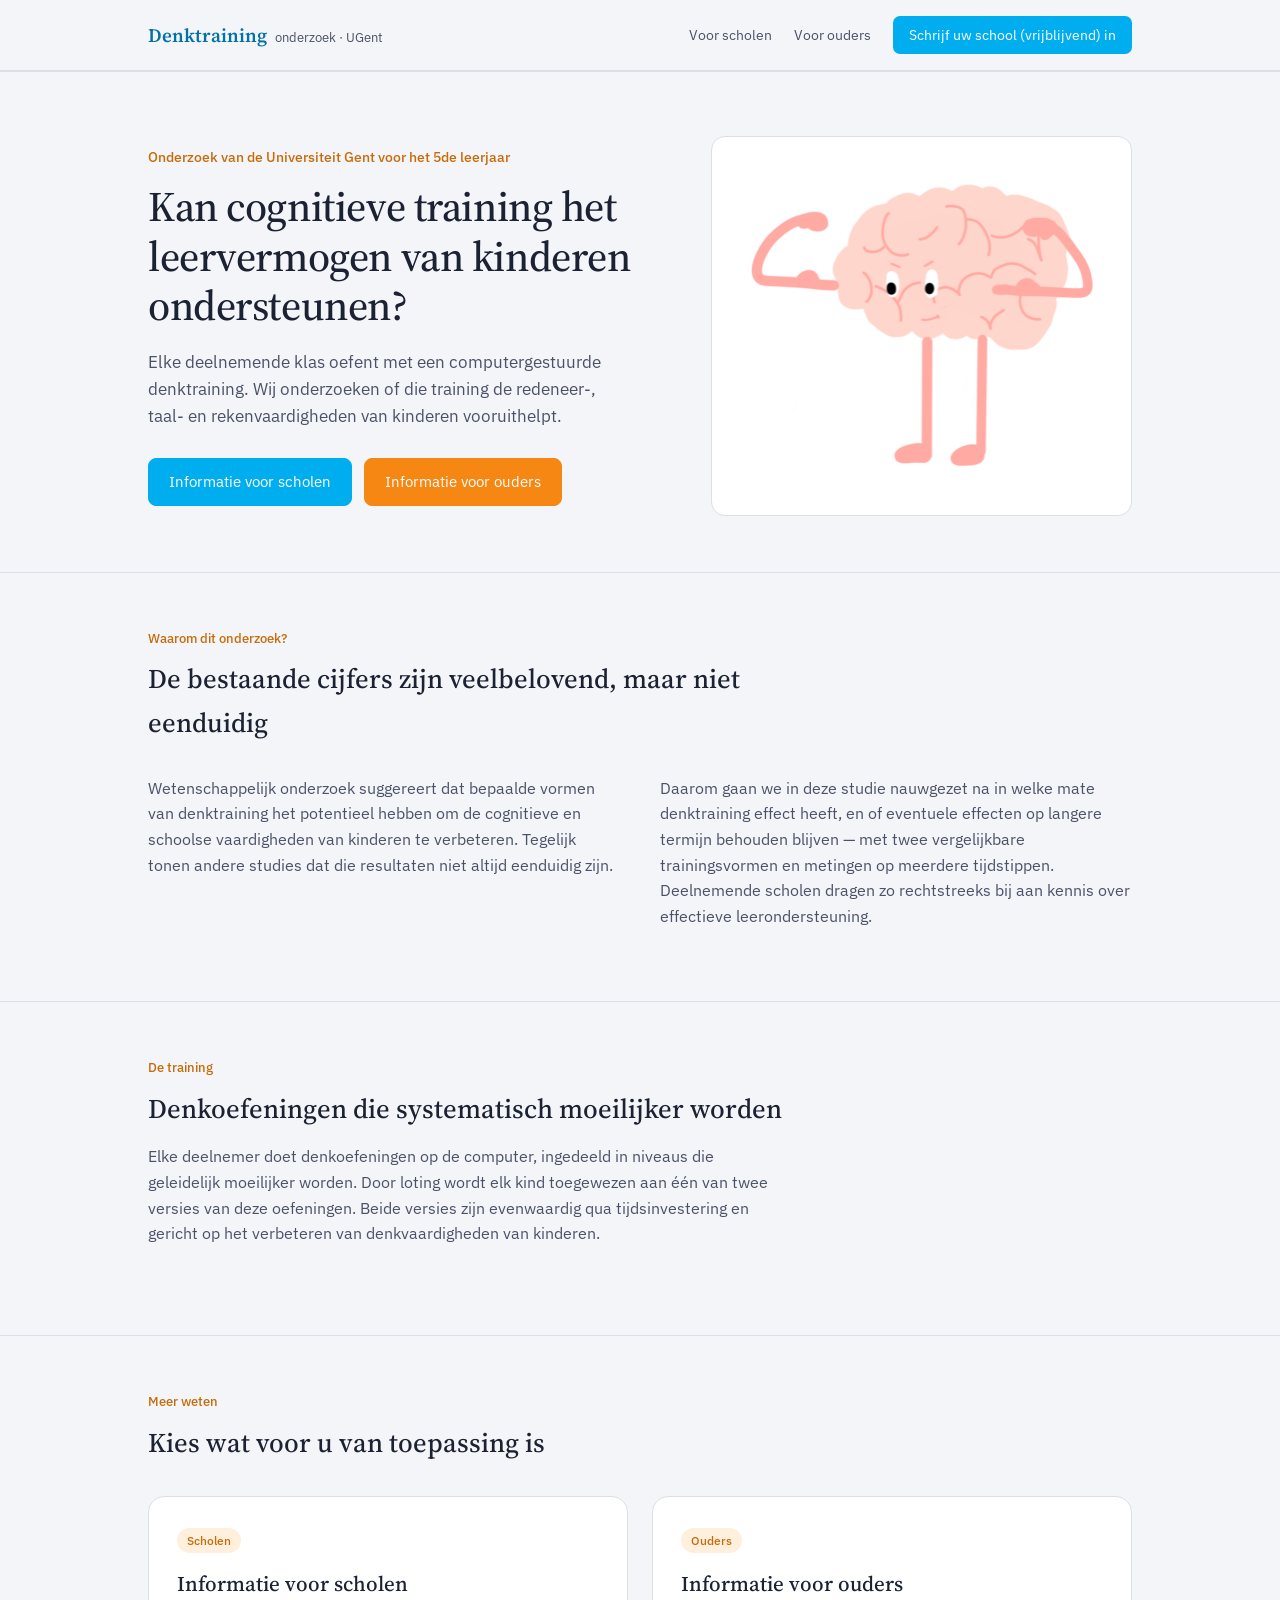
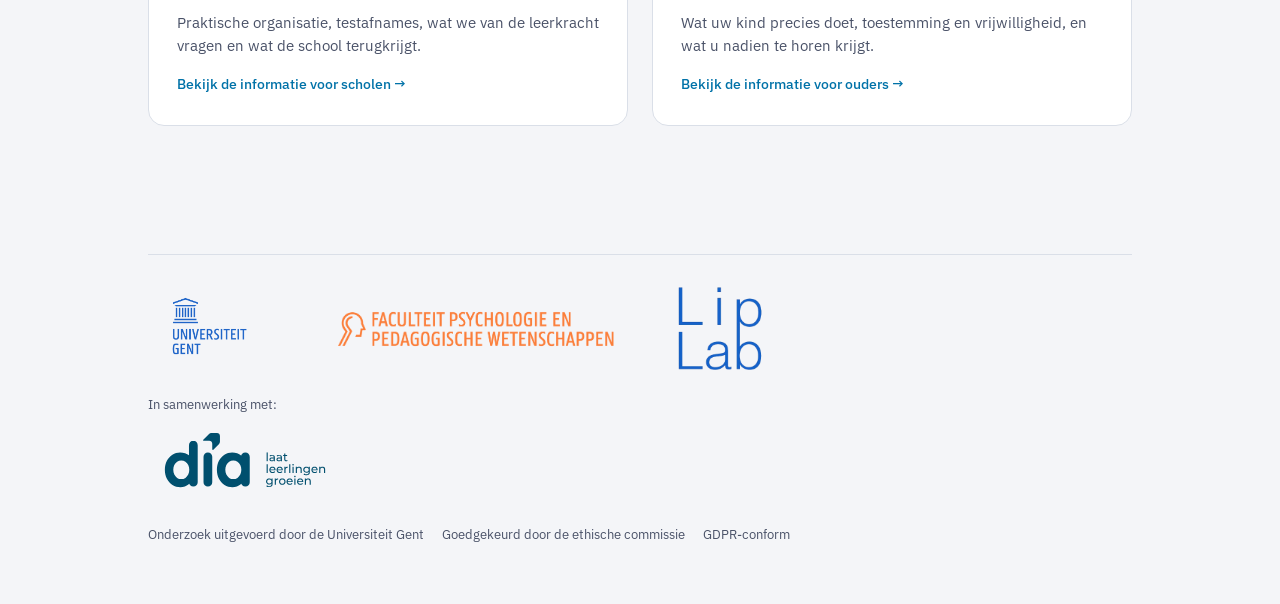
<file: index.html>
<!DOCTYPE html>
<html lang="nl">
<head>
<meta charset="UTF-8">
<meta name="viewport" content="width=device-width, initial-scale=1.0">
<title>Informatie voor scholen en ouders</title>
<link rel="preconnect" href="https://fonts.googleapis.com">
<link rel="preconnect" href="https://fonts.gstatic.com" crossorigin>
<link href="https://fonts.googleapis.com/css2?family=Source+Serif+4:opsz,wght@8..60,400;8..60,500;8..60,600&family=IBM+Plex+Sans:wght@400;500;600&display=swap" rel="stylesheet">
<link rel="stylesheet" href="assets/style.css">
</head>
<body>

<header>
  <div class="headerbar">
    <a href="index.html" class="wordmark"><b>Denktraining</b><span>onderzoek · UGent</span></a>
    <nav>
    <a href="scholen.html" class="hide-mobile">Voor scholen</a>
    <a href="ouders.html" class="hide-mobile">Voor ouders</a>
    <a href="https://ugent.qualtrics.com/jfe/form/SV_54NvziSm8f1PkjA" class="pill-blue" target="_blank" rel="noopener">Schrijf uw school (vrijblijvend) in</a>
</nav>
  </div>
</header>

<main>
  <section class="hero">
    <div class="wrap hero-grid">
      <div>
        <div class="eyebrow-line">Onderzoek van de Universiteit Gent voor het 5de leerjaar</div>
        <h1>Kan cognitieve training het leervermogen van kinderen ondersteunen?</h1>
        <p class="lead">Elke deelnemende klas oefent met een computergestuurde denktraining. Wij onderzoeken of die training de redeneer-, taal- en rekenvaardigheden van kinderen vooruithelpt.</p>
        <div class="cta-row">
          <a href="scholen.html" class="btn btn-primary">Informatie voor scholen</a>
          <a href="ouders.html" class="btn btn-orange">Informatie voor ouders</a>
        </div>
      </div>
      <figure class="hero-image" style="margin: 0;">
      <img src="assets/img/foto-home.png" alt="brein dat traint">
    </figure>
    </div>
  </section>


  <section id="waarom">
    <div class="wrap">
      <div class="section-head narrow">
        <div class="section-tag">Waarom dit onderzoek?</div>
        <h2 class="section-title">De bestaande cijfers zijn veelbelovend, maar niet eenduidig</h2>
      </div>
      <div class="two-col">
        <p>Wetenschappelijk onderzoek suggereert dat bepaalde vormen van denktraining het potentieel hebben om de cognitieve en schoolse vaardigheden van kinderen te verbeteren. Tegelijk tonen andere studies dat die resultaten niet altijd eenduidig zijn.</p>
        <p>Daarom gaan we in deze studie nauwgezet na in welke mate denktraining effect heeft, en of eventuele effecten op langere termijn behouden blijven — met twee vergelijkbare trainingsvormen en metingen op meerdere tijdstippen. Deelnemende scholen dragen zo rechtstreeks bij aan kennis over effectieve leerondersteuning.</p>
      </div>
    </div>
  </section>

  <section id="trainingen">
    <div class="wrap">
      <div class="section-head narrow">
        <div class="section-tag">De training</div>
        <h2 class="section-title">Denkoefeningen die systematisch moeilijker worden</h2>
        <p style="margin-top: 14px;">Elke deelnemer doet denkoefeningen op de computer, ingedeeld in niveaus die geleidelijk moeilijker worden. Door loting wordt elk kind toegewezen aan één van twee versies van deze oefeningen. Beide versies zijn evenwaardig qua tijdsinvestering en gericht op het verbeteren van denkvaardigheden van kinderen.</p>
      </div>
    </div>
  </section>

  <section id="keuze">
    <div class="wrap">
      <div class="section-head">
        <div class="section-tag">Meer weten</div>
        <h2 class="section-title">Kies wat voor u van toepassing is</h2>
      </div>
      <div class="choice-grid">
        <a href="scholen.html" class="choice-card">
          <span class="tag">Scholen</span>
          <h3>Informatie voor scholen</h3>
          <p>Praktische organisatie, testafnames, wat we van de leerkracht vragen en wat de school terugkrijgt.</p>
          <div class="go">Bekijk de informatie voor scholen →</div>
        </a>
        <a href="ouders.html" class="choice-card">
          <span class="tag">Ouders</span>
          <h3>Informatie voor ouders</h3>
          <p>Wat uw kind precies doet, toestemming en vrijwilligheid, en wat u nadien te horen krijgt.</p>
          <div class="go">Bekijk de informatie voor ouders →</div>
        </a>
      </div>
    </div>
  </section>
</main>

<footer>
  <div class="wrap">

    <div class="footer-logos">
      <img src="assets/img/logo-ugent.png" alt="Universiteit Gent">
      <img src="assets/img/logo-fppw.png" alt="Faculteit Psychologie en Pedagogische Wetenschappen">
      <a href="https://liplab.be/" target="_blank" rel="noopener">
      <img src="assets/img/logo-lab.png" alt="LIPLab">
      </a>
    </div>

    <div class="footer-partner">
    <span>In samenwerking met:</span>
    <img src="assets/img/logo-dia.svg" alt="Dia">
    </div>

    <div class="footer-meta">
      <span>Onderzoek uitgevoerd door de Universiteit Gent</span>
      <span>Goedgekeurd door de ethische commissie</span>
      <span>GDPR-conform</span>
    </div>
  </div>
</footer>

</body>
</html>
</file>
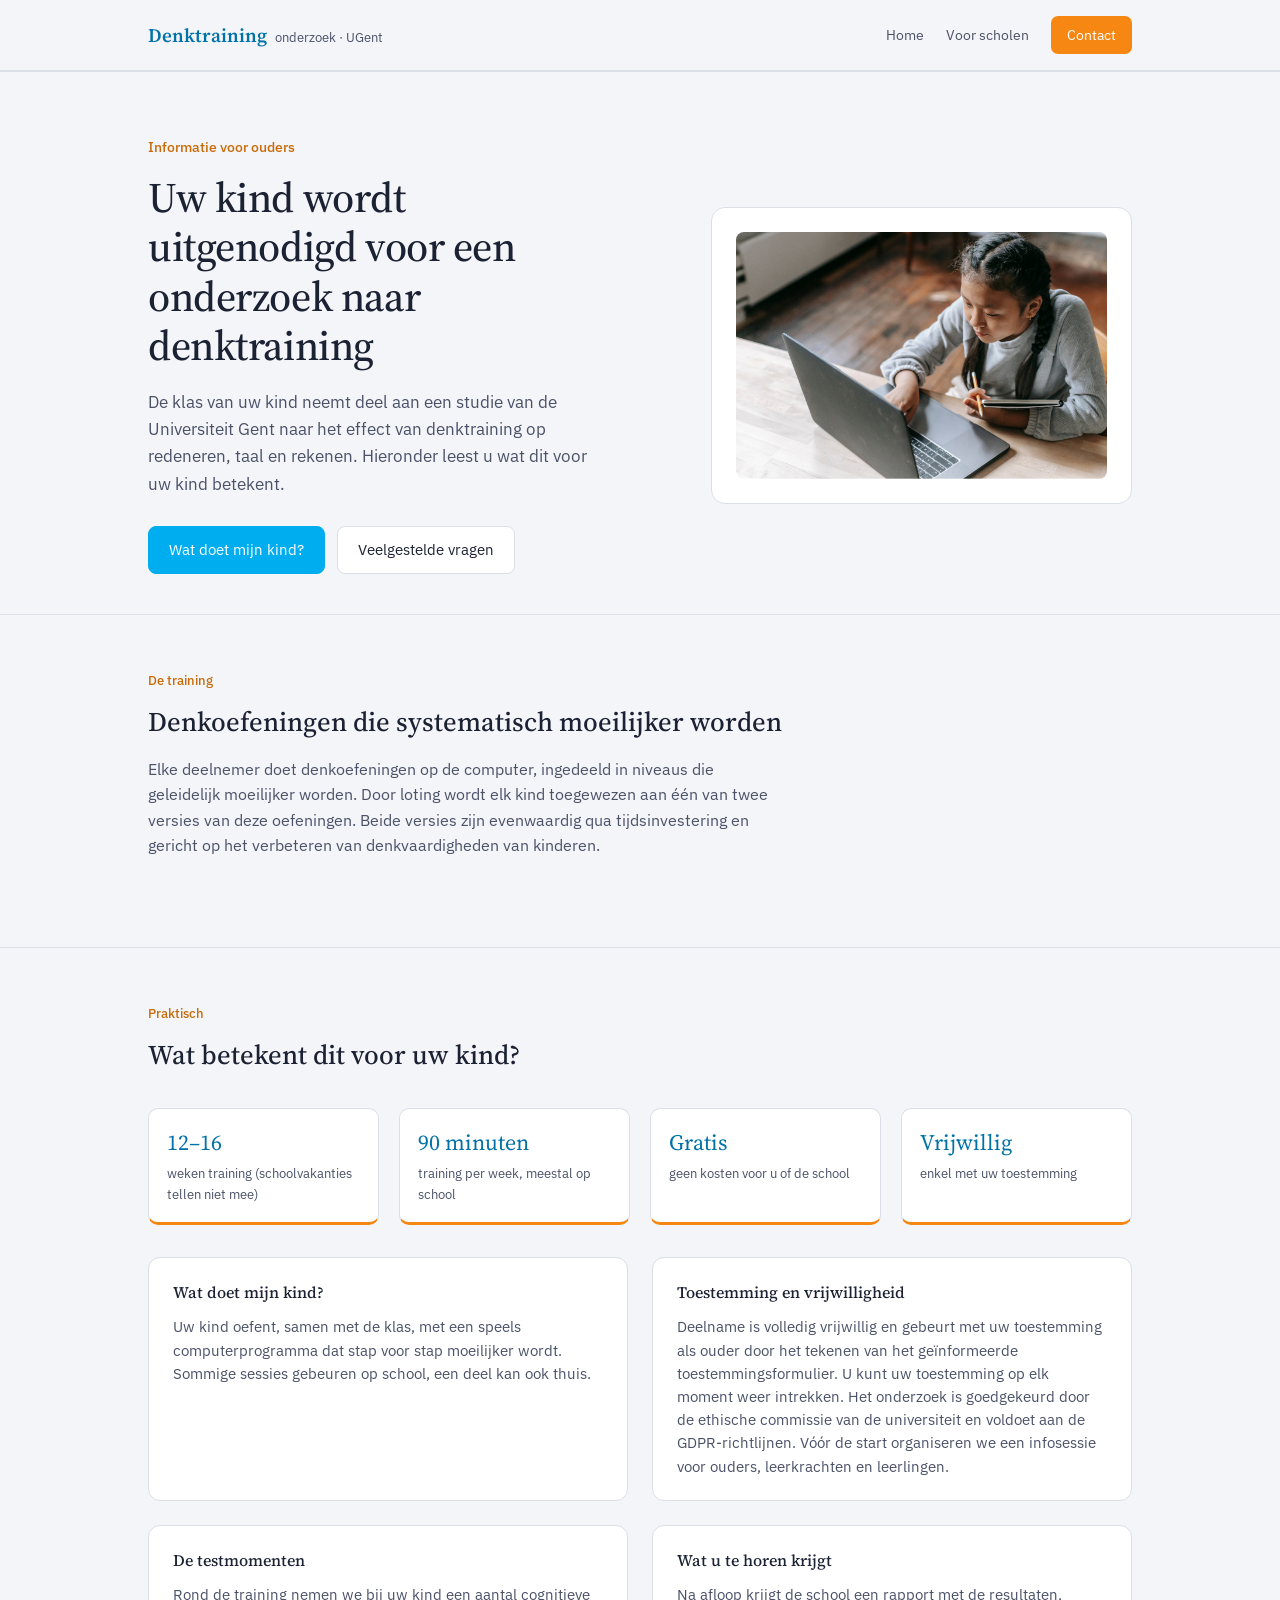
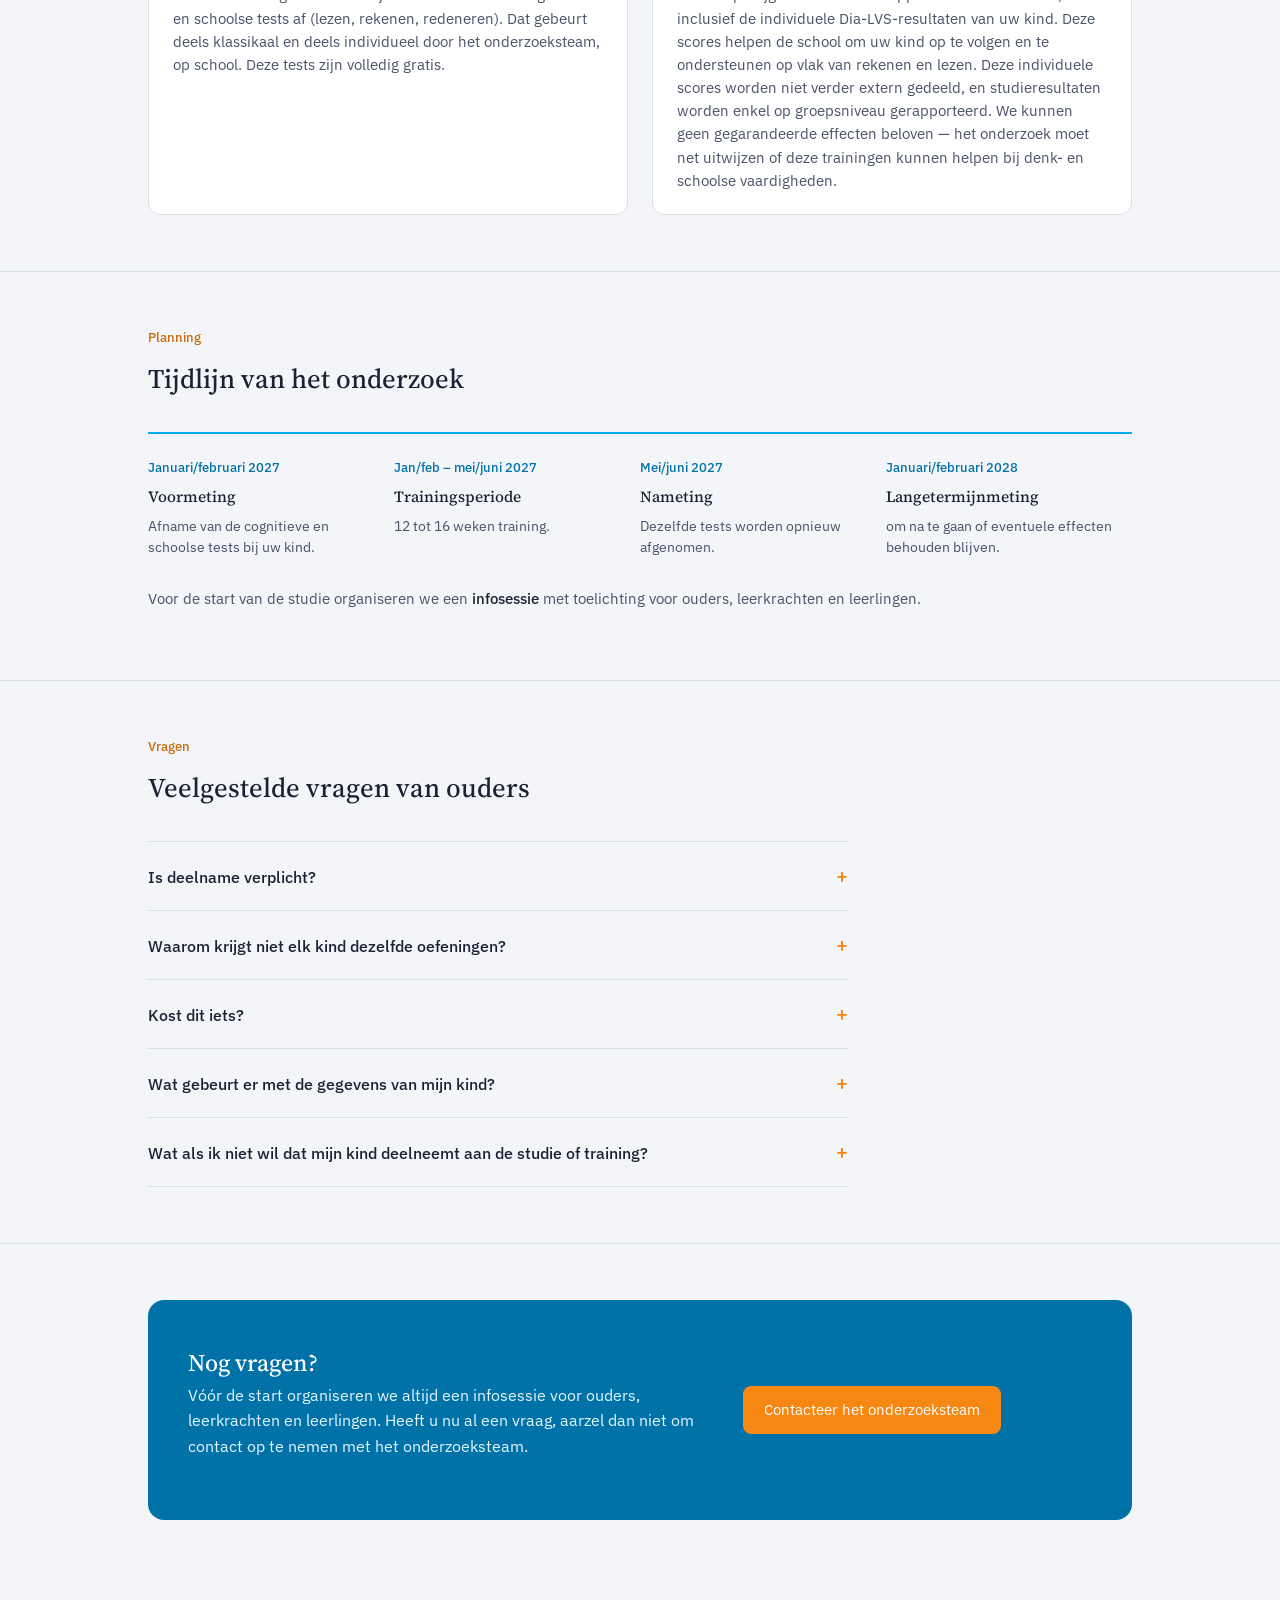
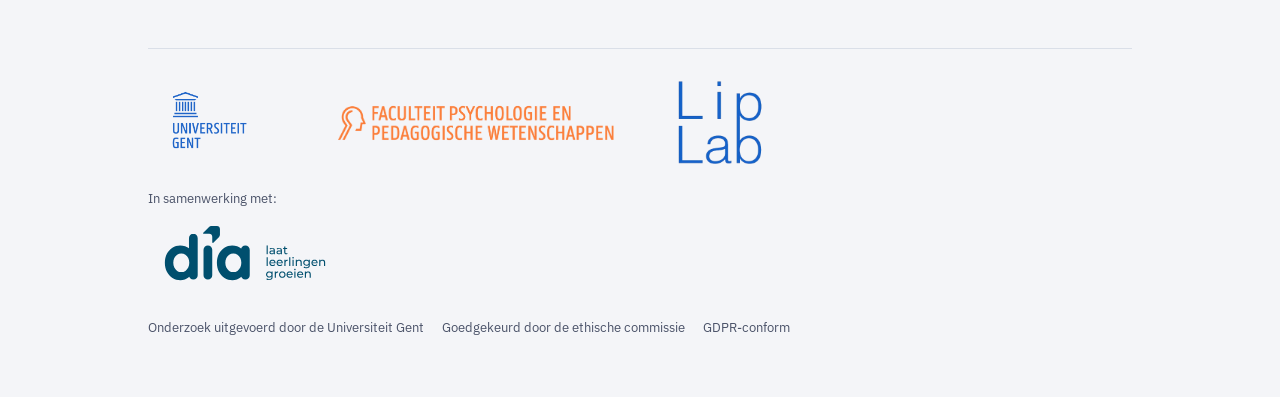
<file: ouders.html>
<!DOCTYPE html>
<html lang="nl">
<head>
<meta charset="UTF-8">
<meta name="viewport" content="width=device-width, initial-scale=1.0">
<title>Informatie voor ouders</title>
<link rel="preconnect" href="https://fonts.googleapis.com">
<link rel="preconnect" href="https://fonts.gstatic.com" crossorigin>
<link href="https://fonts.googleapis.com/css2?family=Source+Serif+4:opsz,wght@8..60,400;8..60,500;8..60,600&family=IBM+Plex+Sans:wght@400;500;600&display=swap" rel="stylesheet">
<link rel="stylesheet" href="assets/style.css">
</head>
<body>

<header>
  <div class="headerbar">
    <a href="index.html" class="wordmark"><b>Denktraining</b><span>onderzoek · UGent</span></a>
    <nav>
      <a href="index.html" class="hide-mobile">Home</a>
      <a href="scholen.html" class="hide-mobile">Voor scholen</a>
      <a href="#contact" class="pill">Contact</a>
    </nav>
  </div>
</header>

<main>
  <section class="hero" style="padding-bottom: 40px;">
  <div class="wrap hero-grid">
    <div>
      <div class="eyebrow-line">Informatie voor ouders</div>
      <h1 style="max-width: 20ch;">Uw kind wordt uitgenodigd voor een onderzoek naar denktraining</h1>
      <p class="lead" style="margin-top: 18px;">De klas van uw kind neemt deel aan een studie van de Universiteit Gent naar het effect van denktraining op redeneren, taal en rekenen. Hieronder leest u wat dit voor uw kind betekent.</p>
      <div class="cta-row">
        <a href="#deelname" class="btn btn-primary">Wat doet mijn kind?</a>
        <a href="#faq" class="btn btn-ghost">Veelgestelde vragen</a>
      </div>
    </div>
    <figure class="hero-image" style="margin: 0;">
      <img src="assets/img/foto-ouders.png" alt="Kind op een computer">
    </figure>
  </div>
</section>


  <section id="trainingen">
    <div class="wrap">
      <div class="section-head narrow">
        <div class="section-tag">De training</div>
        <h2 class="section-title">Denkoefeningen die systematisch moeilijker worden</h2>
        <p style="margin-top: 14px;">Elke deelnemer doet denkoefeningen op de computer, ingedeeld in niveaus die geleidelijk moeilijker worden. Door loting wordt elk kind toegewezen aan één van twee versies van deze oefeningen. Beide versies zijn evenwaardig qua tijdsinvestering en gericht op het verbeteren van denkvaardigheden van kinderen.</p>
      </div>
    </div>
  </section>

  <section id="deelname">
    <div class="wrap">
      <div class="section-head">
        <div class="section-tag">Praktisch</div>
        <h2 class="section-title">Wat betekent dit voor uw kind?</h2>
      </div>

      <div class="fact-strip" style="margin-bottom: 32px;">
        <div class="fact"><div class="num">12–16</div><div class="label">weken training (schoolvakanties tellen niet mee)</div></div>
        <div class="fact"><div class="num">90 minuten</div><div class="label">training per week, meestal op school</div></div>
        <div class="fact"><div class="num">Gratis</div><div class="label">geen kosten voor u of de school</div></div>
        <div class="fact"><div class="num">Vrijwillig</div><div class="label">enkel met uw toestemming</div></div>
      </div>

      <div class="practical-grid">
        <div class="info-card">
          <h3>Wat doet mijn kind?</h3>
          <p>Uw kind oefent, samen met de klas, met een speels computerprogramma dat stap voor stap moeilijker wordt. Sommige sessies gebeuren op school, een deel kan ook thuis.</p>
        </div>
        <div class="info-card">
          <h3>Toestemming en vrijwilligheid</h3>
          <p>Deelname is volledig vrijwillig en gebeurt met uw toestemming als ouder door het tekenen van het geïnformeerde toestemmingsformulier. U kunt uw toestemming op elk moment weer intrekken. Het onderzoek is goedgekeurd door de ethische commissie van de universiteit en voldoet aan de GDPR-richtlijnen. Vóór de start organiseren we een infosessie voor ouders, leerkrachten en leerlingen.</p>
        </div>
        <div class="info-card">
          <h3>De testmomenten</h3>
          <p>Rond de training nemen we bij uw kind een aantal cognitieve en schoolse tests af (lezen, rekenen, redeneren). Dat gebeurt deels klassikaal en deels individueel door het onderzoeksteam, op school. Deze tests zijn volledig gratis.</p>
        </div>
        <div class="info-card">
          <h3>Wat u te horen krijgt</h3>
          <p>Na afloop krijgt de school een rapport met de resultaten, inclusief de individuele Dia-LVS-resultaten van uw kind. Deze scores helpen de school om uw kind op te volgen en te ondersteunen op vlak van rekenen en lezen. Deze individuele scores worden niet verder extern gedeeld, en studieresultaten worden enkel op groepsniveau gerapporteerd. We kunnen geen gegarandeerde effecten beloven — het onderzoek moet net uitwijzen of deze trainingen kunnen helpen bij denk- en schoolse vaardigheden.</p>
        </div>
      </div>
    </div>
  </section>

  <section id="tijdlijn">
    <div class="wrap">
      <div class="section-head">
        <div class="section-tag">Planning</div>
        <h2 class="section-title">Tijdlijn van het onderzoek</h2>
      </div>
      <div class="timeline">
        <div class="tl-item">
          <div class="tl-when">Januari/februari 2027</div>
          <h3>Voormeting</h3>
          <p>Afname van de cognitieve en schoolse tests bij uw kind.</p>
        </div>
        <div class="tl-item">
          <div class="tl-when">Jan/feb – mei/juni 2027</div>
          <h3>Trainingsperiode</h3>
          <p>12 tot 16 weken training.</p>
        </div>
        <div class="tl-item">
          <div class="tl-when">Mei/juni 2027</div>
          <h3>Nameting</h3>
          <p>Dezelfde tests worden opnieuw afgenomen.</p>
        </div>
        <div class="tl-item">
          <div class="tl-when">Januari/februari 2028</div>
          <h3>Langetermijnmeting</h3>
          <p>om na te gaan of eventuele effecten behouden blijven.</p>
        </div>
      </div>
      <p style="margin-top: 24px; font-size: 14.5px;">Voor de start van de studie organiseren we een <strong style="color: var(--ink); font-weight: 500;">infosessie</strong> met toelichting voor ouders, leerkrachten en leerlingen. </p>
    </div>
  </section>

  <section id="faq">
    <div class="wrap">
      <div class="section-head narrow">
        <div class="section-tag">Vragen</div>
        <h2 class="section-title">Veelgestelde vragen van ouders</h2>
      </div>
      <div class="narrow">
        <details class="faq-item">
          <summary>Is deelname verplicht?</summary>
          <p class="faq-a">Nee. Deelname is volledig vrijwillig en gebeurt enkel met uw toestemming als ouder door het tekenen van het geïnformeerde toestemmingsformulier. U kunt uw toestemming op elk moment weer intrekken.</p>
        </details>
        <details class="faq-item">
          <summary>Waarom krijgt niet elk kind dezelfde oefeningen?</summary>
          <p class="faq-a">Door loting krijgt uw kind één van twee versies van de denkoefeningen zodat we deze kunnen vergelijken. Beide versies zijn even volwaardig — uw kind doet in beide gevallen een zinvolle activiteit.</p>
        </details>
        <details class="faq-item">
          <summary>Kost dit iets?</summary>
          <p class="faq-a">Nee, deelname is volledig gratis. Het onderzoeksteam staat in voor al het testmateriaal.</p>
        </details>
        <details class="faq-item">
          <summary>Wat gebeurt er met de gegevens van mijn kind?</summary>
          <p class="faq-a">De gegevens van uw kind worden vertrouwelijk behandeld en volgens de GDPR-richtlijnen verwerkt. De gegevens worden geanonimiseerd, waardoor ze niet meer rechtstreeks aan uw kind kunnen worden gekoppeld. Enige uitzondering: de school ontvangt ook de individuele Dia-LVS-resultaten van uw eigen kind — net zoals bij een gewone testafname op school — zodat de leerkracht uw kind kan opvolgen en ondersteunen op vlak van rekenen en lezen. Studieresultaten worden alleen op groepsniveau gerapporteerd, zodat individuele kinderen niet herkenbaar zijn. Het onderzoek werd goedgekeurd door de ethische commissie van de universiteit.</p>
        </details>
        <details class="faq-item">
          <summary>Wat als ik niet wil dat mijn kind deelneemt aan de studie of training?</summary>
          <p class="faq-a">Dat is geen probleem. De leerkracht voorziet een alternatieve activiteit voor uw kind.</p>
        </details>
      </div>
    </div>
  </section>

  <section id="contact">
    <div class="wrap">
      <div class="contact-box">
        <div>
          <h2>Nog vragen?</h2>
          <p>Vóór de start organiseren we altijd een infosessie voor ouders, leerkrachten en leerlingen. Heeft u nu al een vraag, aarzel dan niet om contact op te nemen met het onderzoeksteam.</p>
        </div>
        <div>
          <a href="mailto:zita.meijer@ugent.be" class="btn btn-orange">Contacteer het onderzoeksteam</a>
        </div>
      </div>
    </div>
  </section>
</main>

<footer>
  <div class="wrap">

    <div class="footer-logos">
      <img src="assets/img/logo-ugent.png" alt="Universiteit Gent">
      <img src="assets/img/logo-fppw.png" alt="Faculteit Psychologie en Pedagogische Wetenschappen">
      <a href="https://liplab.be/" target="_blank" rel="noopener">
      <img src="assets/img/logo-lab.png" alt="LIPLab">
      </a>
    </div>

    <div class="footer-partner">
    <span>In samenwerking met:</span>
    <img src="assets/img/logo-dia.svg" alt="Dia">
    </div>

    <div class="footer-meta">
      <span>Onderzoek uitgevoerd door de Universiteit Gent</span>
      <span>Goedgekeurd door de ethische commissie</span>
      <span>GDPR-conform</span>
    </div>
  </div>
</footer>

</body>
</html>
</file>
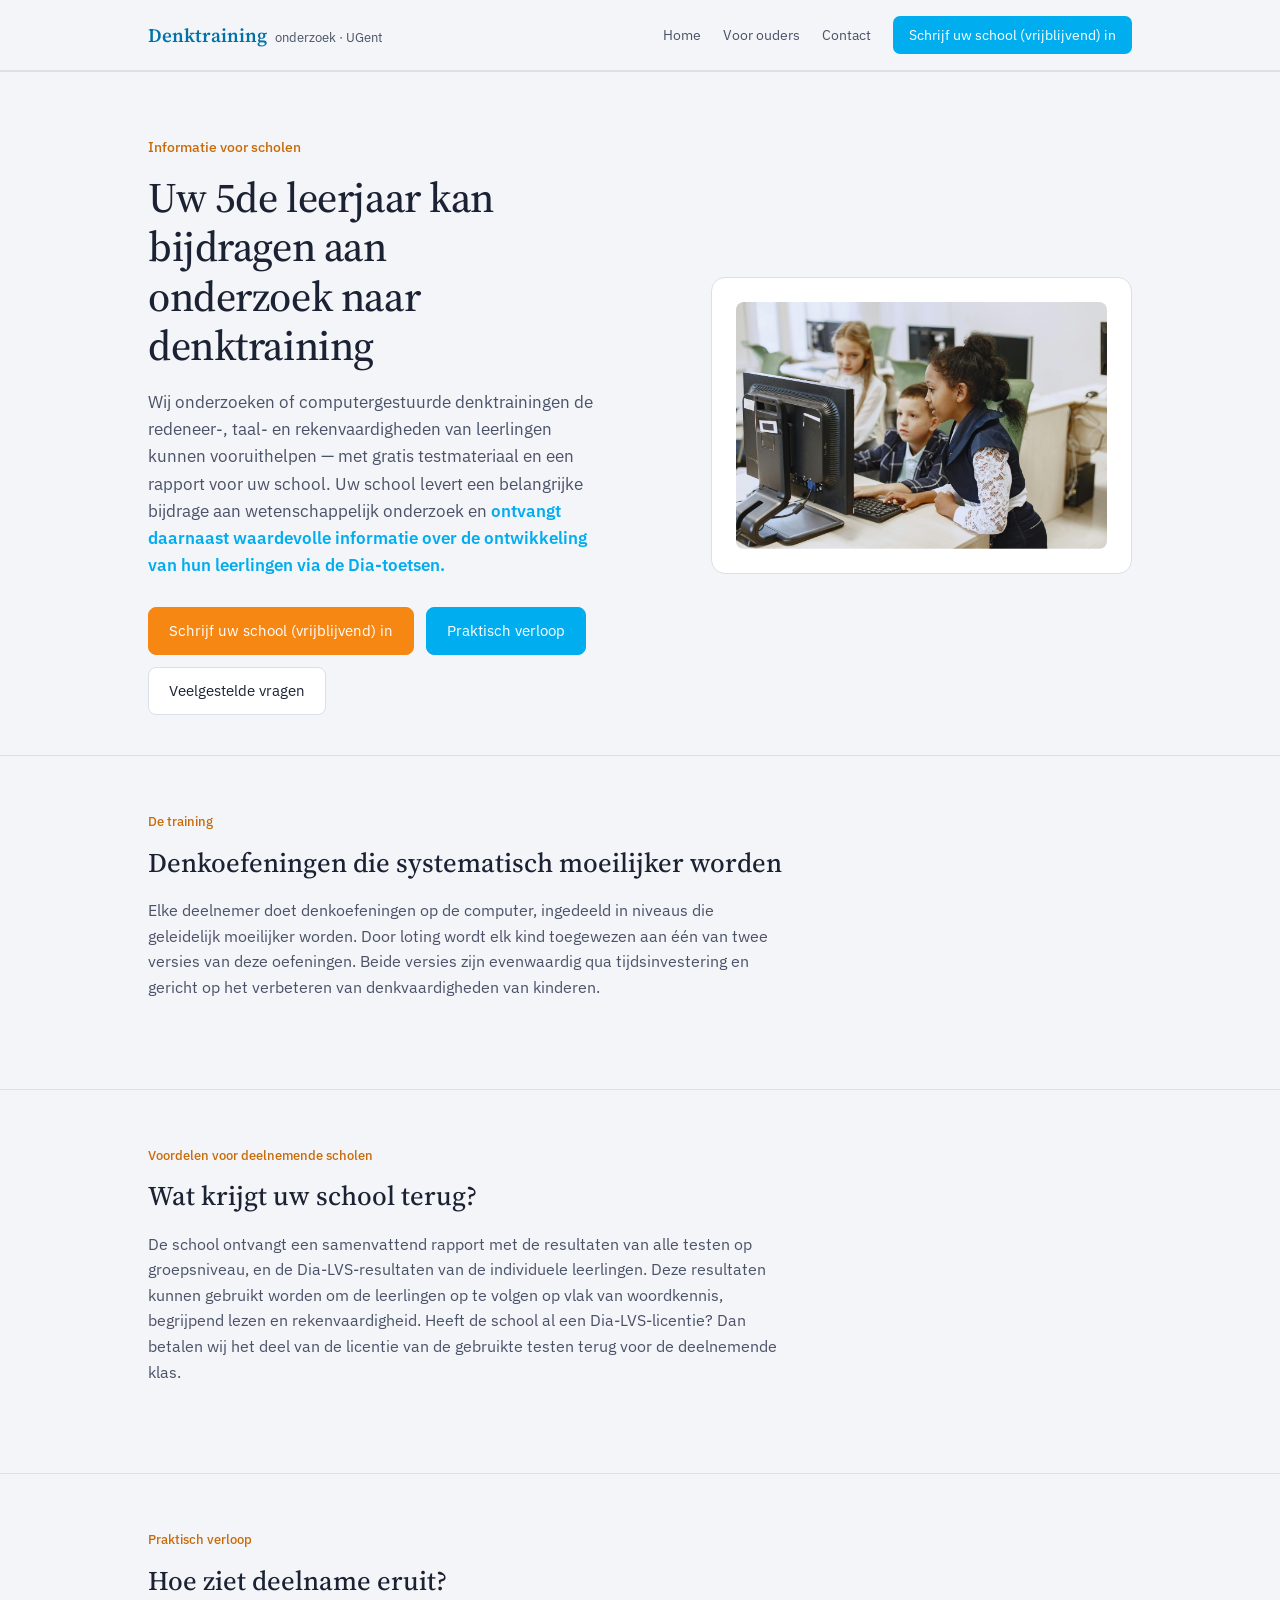
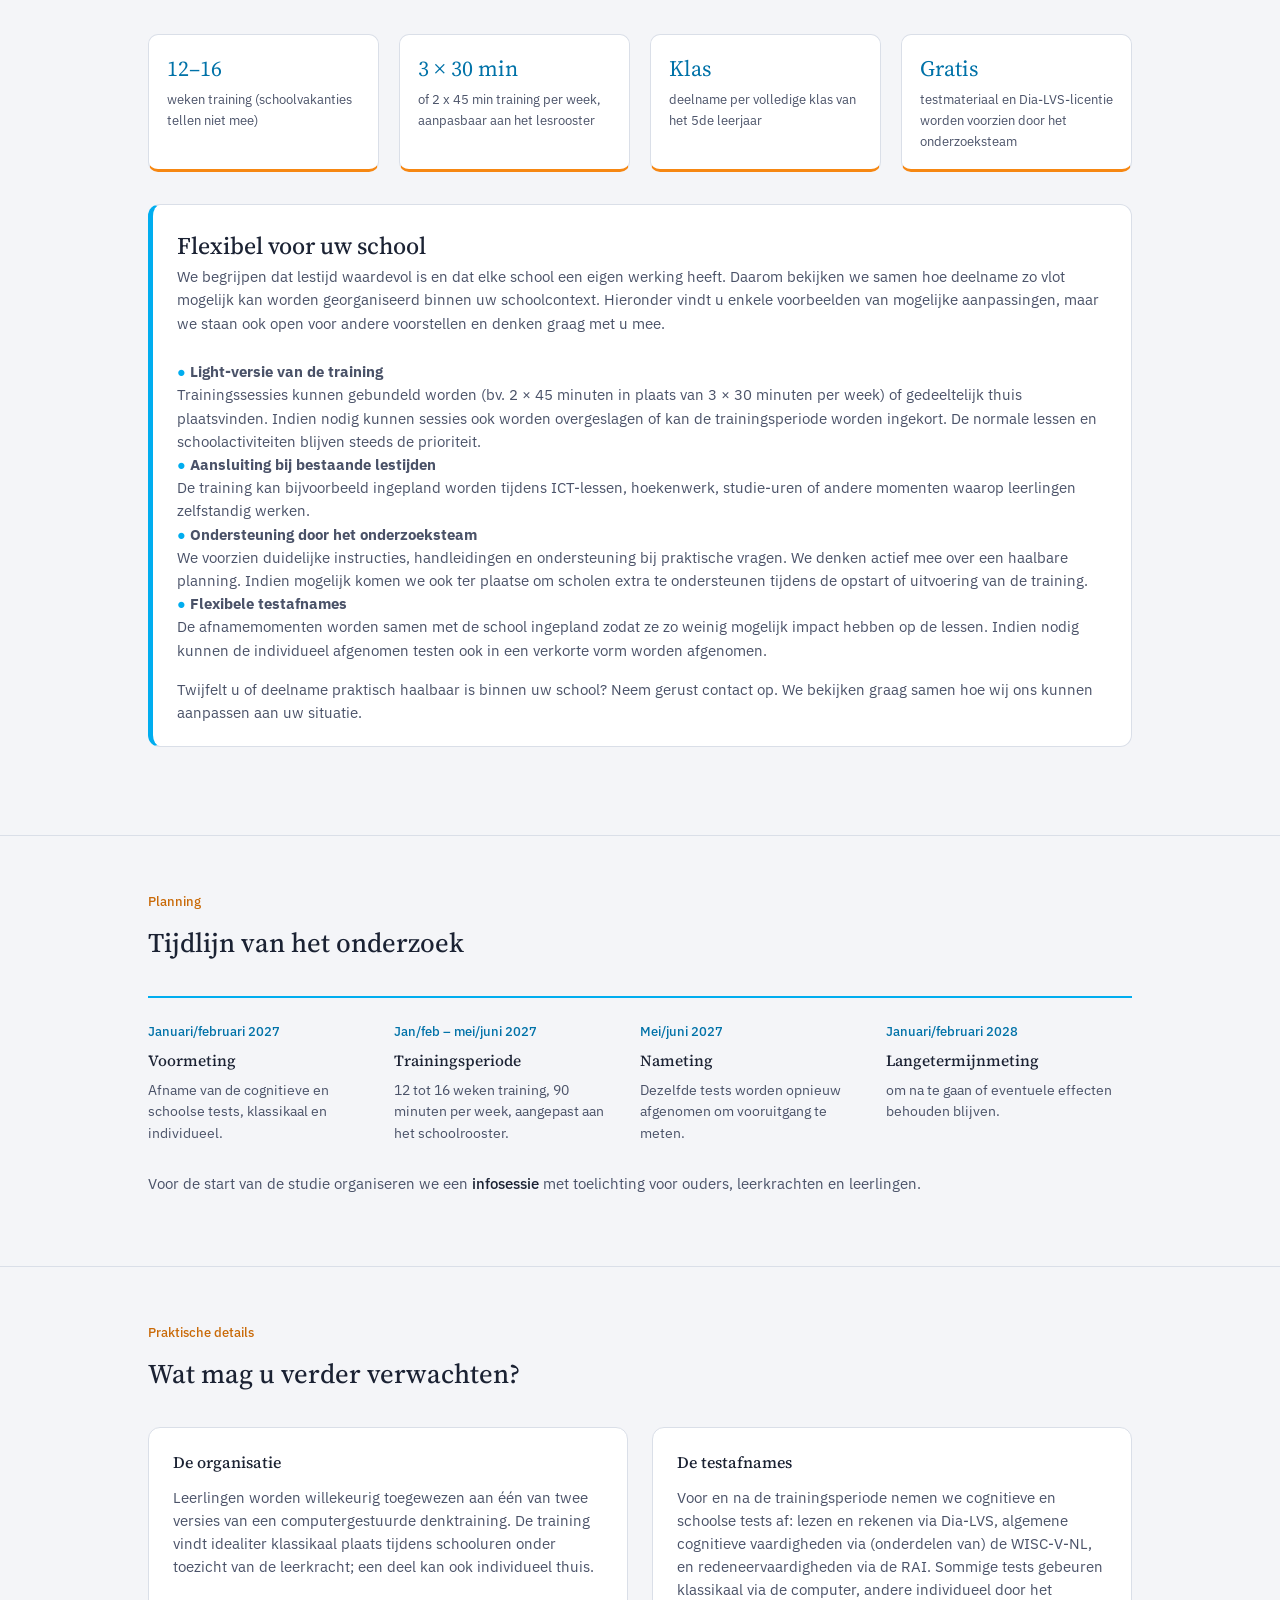
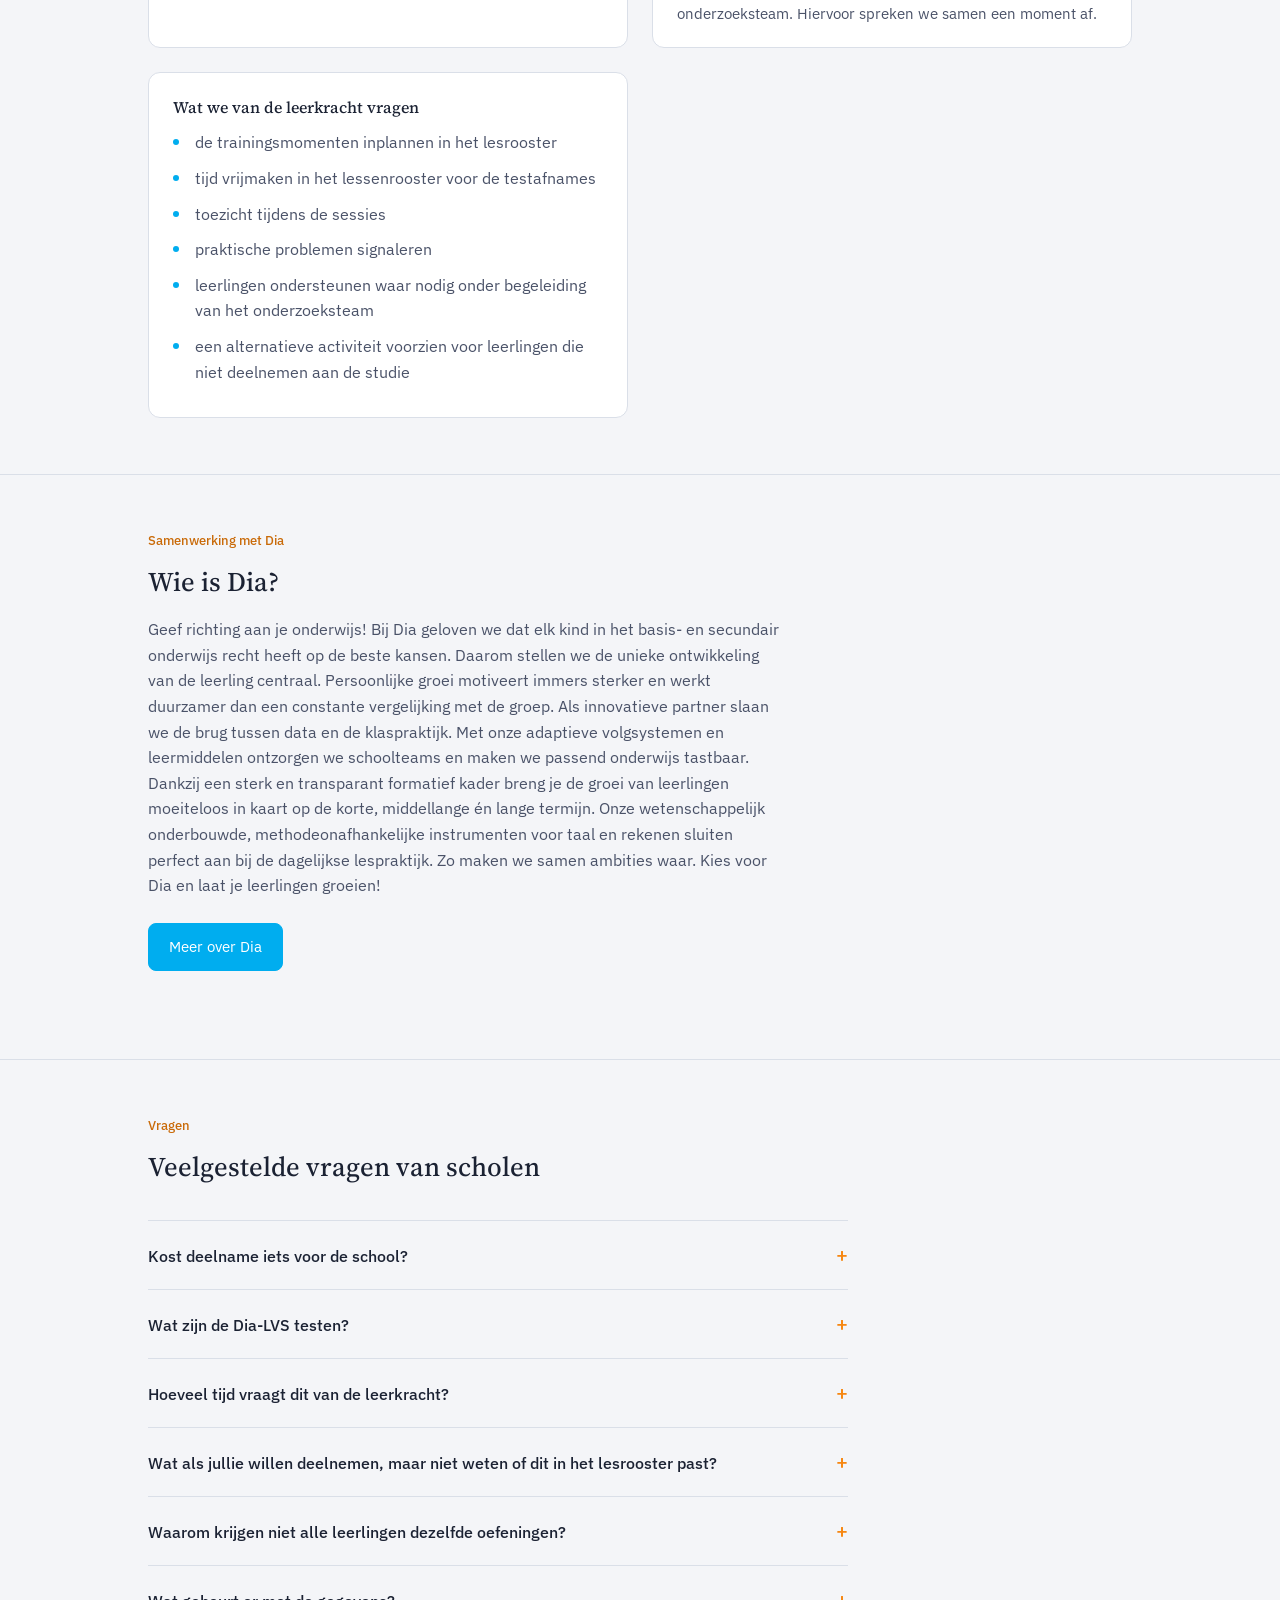
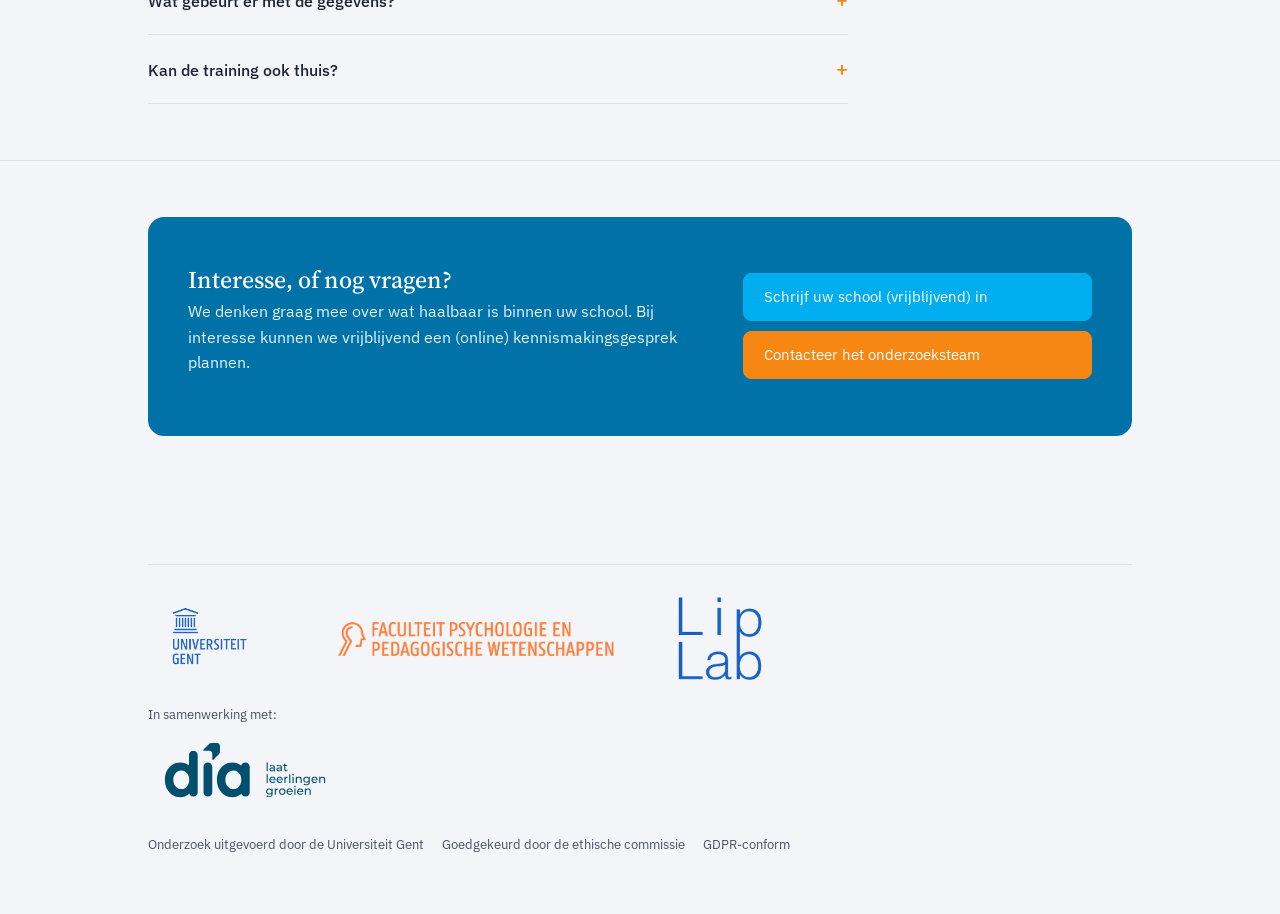
<file: scholen.html>
<!DOCTYPE html>
<html lang="nl">
<head>
<meta charset="UTF-8">
<meta name="viewport" content="width=device-width, initial-scale=1.0">
<title>Informatie voor scholen</title>
<link rel="preconnect" href="https://fonts.googleapis.com">
<link rel="preconnect" href="https://fonts.gstatic.com" crossorigin>
<link href="https://fonts.googleapis.com/css2?family=Source+Serif+4:opsz,wght@8..60,400;8..60,500;8..60,600&family=IBM+Plex+Sans:wght@400;500;600&display=swap" rel="stylesheet">
<link rel="stylesheet" href="assets/style.css">
</head>
<body>

<header>
  <div class="headerbar">
    <a href="index.html" class="wordmark"><b>Denktraining</b><span>onderzoek · UGent</span></a>
    <nav>
      <a href="index.html" class="hide-mobile">Home</a>
      <a href="ouders.html" class="hide-mobile">Voor ouders</a>
      <a href="#contact" class="hide-mobile">Contact</a>
      <a href="https://ugent.qualtrics.com/jfe/form/SV_54NvziSm8f1PkjA" class="pill-blue" target="_blank" rel="noopener">Schrijf uw school (vrijblijvend) in</a>
    </nav>
  </div>
</header>

<main>
  <section class="hero" style="padding-bottom: 40px;">
    <div class="wrap hero-grid">
      <div>
      <div class="eyebrow-line">Informatie voor scholen</div>
      <h1 style="max-width: 20ch;">Uw 5de leerjaar kan bijdragen aan onderzoek naar denktraining</h1>
      <p class="lead" style="margin-top: 18px;">Wij onderzoeken of computergestuurde denktrainingen de redeneer-, taal- en rekenvaardigheden van leerlingen kunnen vooruithelpen — met gratis testmateriaal en een rapport voor uw school. Uw school levert een belangrijke bijdrage aan wetenschappelijk onderzoek en <span style="color: var(--blue); font-weight: 600;">ontvangt daarnaast waardevolle informatie over de ontwikkeling van hun leerlingen via de Dia-toetsen.</span></p>
      <div class="cta-row">
        <a href="https://ugent.qualtrics.com/jfe/form/SV_54NvziSm8f1PkjA" class="btn btn-orange" target="_blank" rel="noopener">Schrijf uw school (vrijblijvend) in</a>
        <a href="#deelname" class="btn btn-primary">Praktisch verloop</a>
        <a href="#faq" class="btn btn-ghost">Veelgestelde vragen</a>
      </div>
    </div>
    <figure class="hero-image" style="margin: 0;">
      <img src="assets/img/foto-school.png" alt="Kinderen op een computer">
    </figure>
    </div>
  </section>

  <section id="trainingen">
    <div class="wrap">
      <div class="section-head narrow">
        <div class="section-tag">De training</div>
        <h2 class="section-title">Denkoefeningen die systematisch moeilijker worden</h2>
        <p style="margin-top: 14px;">Elke deelnemer doet denkoefeningen op de computer, ingedeeld in niveaus die geleidelijk moeilijker worden. Door loting wordt elk kind toegewezen aan één van twee versies van deze oefeningen. Beide versies zijn evenwaardig qua tijdsinvestering en gericht op het verbeteren van denkvaardigheden van kinderen.</p>
      </div>
    </div>
  </section>

  <section id="trainingen">
    <div class="wrap">
      <div class="section-head narrow">
        <div class="section-tag">Voordelen voor deelnemende scholen</div>
        <h2 class="section-title">Wat krijgt uw school terug?</h2>
        <p style="margin-top: 14px;">De school ontvangt een samenvattend rapport met de resultaten van alle testen op groepsniveau, en de Dia-LVS-resultaten van de individuele leerlingen. Deze resultaten kunnen gebruikt worden om de leerlingen op te volgen op vlak van woordkennis, begrijpend lezen en rekenvaardigheid. Heeft de school al een Dia-LVS-licentie? Dan betalen wij het deel van de licentie van de gebruikte testen terug voor de deelnemende klas.</p>
      </div>
    </div>
  </section>

  <section id="deelname">
    <div class="wrap">
      <div class="section-head">
        <div class="section-tag">Praktisch verloop</div>
        <h2 class="section-title">Hoe ziet deelname eruit?</h2>
      </div>

      <div class="fact-strip" style="margin-bottom: 32px;">
        <div class="fact"><div class="num">12–16</div><div class="label">weken training (schoolvakanties tellen niet mee)</div></div>
        <div class="fact"><div class="num">3 × 30 min</div><div class="label"> of 2 x 45 min training per week, aanpasbaar aan het lesrooster</div></div>
        <div class="fact"><div class="num">Klas</div><div class="label">deelname per volledige klas van het 5de leerjaar</div></div>
        <div class="fact"><div class="num">Gratis</div><div class="label">testmateriaal en Dia-LVS-licentie worden voorzien door het onderzoeksteam</div></div>
      </div>

      <div class="info-card" style="margin-bottom: 32px; border-left: 5px solid var(--blue);">
        <h2>Flexibel voor uw school</h2>

        <p>
          We begrijpen dat lestijd waardevol is en dat elke school een eigen
          werking heeft. Daarom bekijken we samen hoe deelname zo vlot mogelijk
          kan worden georganiseerd binnen uw schoolcontext. Hieronder vindt u enkele voorbeelden van mogelijke aanpassingen, maar we staan ook open voor andere voorstellen en denken graag met u mee.
        </p><br>

        <div class="bullet-list">

          <p>
            <span style="color: var(--blue); font-weight: 700;">● </span> <strong>Light-versie van de training</strong><br>
            Trainingssessies kunnen gebundeld worden (bv. 2 × 45 minuten in plaats
            van 3 × 30 minuten per week) of gedeeltelijk thuis plaatsvinden.
            Indien nodig kunnen sessies ook worden overgeslagen of kan de trainingsperiode worden ingekort. De normale lessen
            en schoolactiviteiten blijven steeds de prioriteit.
          </p>

          <p>
            <span style="color: var(--blue); font-weight: 700;">●</span> <strong>Aansluiting bij bestaande lestijden</strong><br>
            De training kan bijvoorbeeld ingepland worden tijdens ICT-lessen, hoekenwerk, studie-uren of andere momenten waarop
            leerlingen zelfstandig werken.
          </p>

          <p>
            <span style="color: var(--blue); font-weight: 700;">●</span> <strong>Ondersteuning door het onderzoeksteam</strong><br>
            We voorzien duidelijke instructies, handleidingen en ondersteuning bij
            praktische vragen. We denken actief mee over een haalbare planning.
            Indien mogelijk komen we ook ter plaatse om scholen extra te ondersteunen
            tijdens de opstart of uitvoering van de training.
          </p>

          <p>
            <span style="color: var(--blue); font-weight: 700;">●</span> <strong>Flexibele testafnames</strong><br>
            De afnamemomenten worden samen met de school ingepland zodat ze zo weinig
            mogelijk impact hebben op de lessen. Indien nodig kunnen de
            individueel afgenomen testen ook in een verkorte vorm worden afgenomen.
          </p>

        </div>

        <p style="margin-top: 1rem;">
          Twijfelt u of deelname praktisch haalbaar is binnen uw school?
          Neem gerust contact op. We bekijken graag samen hoe wij ons kunnen aanpassen aan uw situatie. 
        </p>
      </div>
      </div>
      </section>

  <section id="tijdlijn">
    <div class="wrap">
      <div class="section-head">
        <div class="section-tag">Planning</div>
        <h2 class="section-title">Tijdlijn van het onderzoek</h2>
      </div>
      <div class="timeline">
        <div class="tl-item">
          <div class="tl-when">Januari/februari 2027</div>
          <h3>Voormeting</h3>
          <p>Afname van de cognitieve en schoolse tests, klassikaal en individueel.</p>
        </div>
        <div class="tl-item">
          <div class="tl-when">Jan/feb – mei/juni 2027</div>
          <h3>Trainingsperiode</h3>
          <p>12 tot 16 weken training, 90 minuten per week, aangepast aan het schoolrooster.</p>
        </div>
        <div class="tl-item">
          <div class="tl-when">Mei/juni 2027</div>
          <h3>Nameting</h3>
          <p>Dezelfde tests worden opnieuw afgenomen om vooruitgang te meten.</p>
        </div>
        <div class="tl-item">
          <div class="tl-when">Januari/februari 2028</div>
          <h3>Langetermijnmeting</h3>
          <p>om na te gaan of eventuele effecten behouden blijven.</p>
        </div>
      </div>
      <p style="margin-top: 24px; font-size: 14.5px;">Voor de start van de studie organiseren we een <strong style="color: var(--ink); font-weight: 500;">infosessie</strong> met toelichting voor ouders, leerkrachten en leerlingen.</p>
    </div>
  </section>

  <section id="praktisch">
    <div class="wrap">
      <div class="section-head">
        <div class="section-tag">Praktische details</div>
        <h2 class="section-title">Wat mag u verder verwachten?</h2>
      </div>

      <div class="practical-grid">
        <div class="info-card">
          <h3>De organisatie</h3>
          <p>Leerlingen worden willekeurig toegewezen aan één van twee versies van een computergestuurde denktraining. De training vindt idealiter klassikaal plaats tijdens schooluren onder toezicht van de leerkracht; een deel kan ook individueel thuis.</p>
        </div>
        <div class="info-card">
          <h3>De testafnames</h3>
          <p>Voor en na de trainingsperiode nemen we cognitieve en schoolse tests af: lezen en rekenen via Dia-LVS, algemene cognitieve vaardigheden via (onderdelen van) de WISC-V-NL, en redeneervaardigheden via de RAI. Sommige tests gebeuren klassikaal via de computer, andere individueel door het onderzoeksteam. Hiervoor spreken we samen een moment af.</p>
        </div>
        <div class="info-card">
          <h3>Wat we van de leerkracht vragen</h3>
          <ul class="bullet-list" style="margin: 0;">
            <li>de trainingsmomenten inplannen in het lesrooster</li>
            <li>tijd vrijmaken in het lessenrooster voor de testafnames</li>
            <li>toezicht tijdens de sessies</li>
            <li>praktische problemen signaleren</li>
            <li>leerlingen ondersteunen waar nodig onder begeleiding van het onderzoeksteam</li>
            <li>een alternatieve activiteit voorzien voor leerlingen die niet deelnemen aan de studie</li>
          </ul>
        </div>
      </div>
    </div>
  </section>

  <section id="Dia">
    <div class="wrap">
      <div class="section-head narrow">
        <div class="section-tag">Samenwerking met Dia</div>
        <h2 class="section-title">Wie is Dia?</h2>
        <p style="margin-top: 14px;">Geef richting aan je onderwijs! Bij Dia geloven we dat elk kind in het basis- en secundair onderwijs recht heeft op de beste kansen. Daarom stellen we de unieke ontwikkeling van de leerling centraal. Persoonlijke groei motiveert immers sterker en werkt duurzamer dan een constante vergelijking met de groep. Als innovatieve partner slaan we de brug tussen data en de klaspraktijk. Met onze adaptieve volgsystemen en leermiddelen ontzorgen we schoolteams en maken we passend onderwijs tastbaar. Dankzij een sterk en transparant formatief kader breng je de groei van leerlingen moeiteloos in kaart op de korte, middellange én lange termijn. Onze wetenschappelijk onderbouwde, methodeonafhankelijke instrumenten voor taal en rekenen sluiten perfect aan bij de dagelijkse lespraktijk. Zo maken we samen ambities waar. Kies voor Dia en laat je leerlingen groeien!</p>
        <a href="https://www.dia.be/home" target="_blank" rel="noopener" class="btn btn-primary" style="margin-top: 8px;">Meer over Dia</a>
      </div>
    </div>
  </section>



  <section id="faq">
    <div class="wrap">
      <div class="section-head narrow">
        <div class="section-tag">Vragen</div>
        <h2 class="section-title">Veelgestelde vragen van scholen</h2>
      </div>
      <div class="narrow">
        <details class="faq-item">
          <summary>Kost deelname iets voor de school?</summary>
          <p class="faq-a">Nee. Het onderzoeksteam staat in voor het testmateriaal en de Dia-LVS-licentie. Heeft de school al zo'n licentie, dan betalen we dat deel terug voor de deelnemende klas.</p>
        </details>
        <details class="faq-item">
          <summary>Wat zijn de Dia-LVS testen?</summary>
          <p class="faq-a">Dia ondersteunt scholen in het opvolgen van de ontwikkeling van leerlingen. Met wetenschappelijk onderbouwde instrumenten voor taal en rekenen helpt Dia scholen om leerlinggroei in kaart te brengen en onderwijs op maat mogelijk te maken. De deelnemende scholen ontvangen de resultaten van deze toetsen van Dia, zodat zij ook een waardevol inzicht krijgen in de ontwikkeling van hun leerlingen.</p>
        </details>
        <details class="faq-item">
          <summary>Hoeveel tijd vraagt dit van de leerkracht?</summary>
          <p class="faq-a">De trainingsmomenten (bv. 3 × 30 min/per week) worden ingepland in het lesrooster (of als huiswerk meegegeven aan de leerlingen), en er is toezicht nodig tijdens de sessies en tijd voor de testafnames. De frequentie is aanpasbaar, bv. twee trainingssessies van 45 minuten kan ook. Deelname aan de studie vraagt een engagement van leerkrachten, ouders en kinderen. Natuurlijk staan jullie er niet alleen voor: het onderzoeksteam is steeds bereikbaar en denkt graag mee over hoe we de studie praktisch en haalbaar kunnen organiseren binnen de school.</p>
        </details>
        <details class="faq-item">
          <summary>Wat als jullie willen deelnemen, maar niet weten of dit in het lesrooster past?</summary>
          <p class="faq-a">We denken graag mee over wat haalbaar is binnen uw school en passen ons aan waar mogelijk. Het onderzoeksteam steeds klaar om ondersteuning te bieden en mee te denken over hoe de training op een haalbare manier binnen de schoolcontext kan worden ingepast.  Heeft uw school interesse, maar twijfelt u of deelname praktisch haalbaar is? Laat het ons gerust weten, dan bekijken we samen de mogelijkheden.</p>
        </details>
        <details class="faq-item">
          <summary>Waarom krijgen niet alle leerlingen dezelfde oefeningen?</summary>
          <p class="faq-a">Door loting krijgt elke leerling één van twee versies van de denkoefeningen zodat we deze kunnen vergelijken. Beide versies zijn even volwaardig en vergen evenveel tijd — er is dus geen leerling die "niets" doet.</p>
        </details>
        <details class="faq-item">
          <summary>Wat gebeurt er met de gegevens?</summary>
          <p class="faq-a">De gegevens van uw leerlingen worden vertrouwelijk behandeld en volgens de GDPR-richtlijnen verwerkt. De gegevens worden geanonimiseerd, waardoor ze niet meer rechtstreeks aan de leerlingen kunnen worden gekoppeld. Daarop is één uitzondering: de school ontvangt wel de individuele Dia-LVS-resultaten per leerling (zie "Wat de school terugkrijgt" hierboven), net zoals bij een gewone testafname. Studieresultaten worden alleen op groepsniveau gerapporteerd, zodat individuele kinderen niet herkenbaar zijn. Het onderzoek is goedgekeurd door de ethische commissie van de universiteit en voldoet aan de GDPR-richtlijnen.</p>
        </details>
        <details class="faq-item">
          <summary>Kan de training ook thuis?</summary>
          <p class="faq-a">De training vindt idealiter klassikaal plaats tijdens schooluren, maar een deel van de sessies kan ook individueel thuis gebeuren.</p>
        </details>
      </div>
    </div>
  </section>

  <section id="contact">
    <div class="wrap">
      <div class="contact-box">
        <div>
          <h2>Interesse, of nog vragen?</h2>
          <p>We denken graag mee over wat haalbaar is binnen uw school. Bij interesse kunnen we vrijblijvend een (online) kennismakingsgesprek plannen.</p>
        </div>
        <div style="display: flex; flex-direction: column; gap: 10px;">
          <a href="https://ugent.qualtrics.com/jfe/form/SV_54NvziSm8f1PkjA" class="btn btn-primary" target="_blank" rel="noopener">Schrijf uw school (vrijblijvend) in</a>
          <a href="mailto:zita.meijer@ugent.be" class="btn btn-orange">Contacteer het onderzoeksteam</a>
        </div>
      </div>
    </div>
  </section>
</main>

<footer>
  <div class="wrap">

    <div class="footer-logos">
      <img src="assets/img/logo-ugent.png" alt="Universiteit Gent">
      <img src="assets/img/logo-fppw.png" alt="Faculteit Psychologie en Pedagogische Wetenschappen">
      <a href="https://liplab.be/" target="_blank" rel="noopener">
      <img src="assets/img/logo-lab.png" alt="LIPLab">
      </a>
    </div>

    <div class="footer-partner">
    <span>In samenwerking met:</span>
    <a href="https://www.dia.be/home" target="_blank" rel="noopener">
      <img src="assets/img/logo-dia.svg" alt="Dia">
    </a>
    </div>

    <div class="footer-meta">
      <span>Onderzoek uitgevoerd door de Universiteit Gent</span>
      <span>Goedgekeurd door de ethische commissie</span>
      <span>GDPR-conform</span>
    </div>
  </div>
</footer>

</body>
</html>
</file>
<file: assets/style.css>
/* ============================================================
   SMART-onderzoek — gedeeld stylesheet
   Kleuren aanpassen? Wijzig gewoon de waarden hieronder bij :root.
   ============================================================ */
:root {
  --ink: #1B2233;
  --ink-soft: #4A5268;
  --paper: #F4F5F8;
  --surface: #FFFFFF;

  /* Merkkleuren — pas hier aan als je andere tinten wil */
  --blue: #00ADEF;
  --blue-deep: #0072A8;
  --blue-pale: #E4F6FF;
  --orange: #F68712;
  --orange-deep: #C96A08;
  --orange-pale: #FFF0DE;

  --line: #DADFE8;
  --focus: #00ADEF;
}
@media (prefers-color-scheme: dark) {
  :root:not([data-theme="light"]) {
    --ink: #E9EBF2;
    --ink-soft: #AEB4C4;
    --paper: #14161F;
    --surface: #1B1E29;
    --blue: #3FC3FF;
    --blue-deep: #8FDBFF;
    --blue-pale: #103244;
    --orange: #FFA03D;
    --orange-deep: #FFC98A;
    --orange-pale: #3A2A14;
    --line: #323647;
  }
}
:root[data-theme="dark"] {
  --ink: #E9EBF2;
  --ink-soft: #AEB4C4;
  --paper: #14161F;
  --surface: #1B1E29;
  --blue: #3FC3FF;
  --blue-deep: #8FDBFF;
  --blue-pale: #103244;
  --orange: #FFA03D;
  --orange-deep: #FFC98A;
  --orange-pale: #3A2A14;
  --line: #323647;
}
* { box-sizing: border-box; }
html { scroll-behavior: smooth; }
body {
  margin: 0;
  background: var(--paper);
  color: var(--ink);
  font-family: 'IBM Plex Sans', sans-serif;
  line-height: 1.6;
  -webkit-font-smoothing: antialiased;
}
h1, h2, h3 { font-family: 'Source Serif 4', serif; font-weight: 500; color: var(--ink); margin: 0; }
p { margin: 0 0 1em; color: var(--ink-soft); }
a { color: var(--blue-deep); }
a:focus-visible, button:focus-visible, .tab:focus-visible, summary:focus-visible {
  outline: 2px solid var(--focus); outline-offset: 3px;
}
img { max-width: 100%; display: block; border-radius: 12px; }
.wrap { max-width: 1040px; margin: 0 auto; padding: 0 28px; }
.narrow { max-width: 700px; }

/* ---------- header ---------- */
header {
  position: sticky; top: 0; z-index: 20;
  background: color-mix(in srgb, var(--paper) 88%, transparent);
  backdrop-filter: blur(6px);
  border-bottom: 0.5px solid var(--line);
}
.headerbar { display: flex; align-items: center; justify-content: space-between; padding: 16px 28px; max-width: 1040px; margin: 0 auto; }
.wordmark { display: flex; align-items: baseline; gap: 8px; font-family: 'Source Serif 4', serif; font-size: 19px; text-decoration: none; }
.wordmark b { color: var(--blue-deep); font-weight: 600; }
.wordmark span { color: var(--ink-soft); font-size: 13px; font-family: 'IBM Plex Sans', sans-serif; }
nav { display: flex; gap: 22px; align-items: center; }
nav a { color: var(--ink-soft); text-decoration: none; font-size: 14px; }
nav a:hover { color: var(--blue-deep); }
nav a.current { color: var(--blue-deep); font-weight: 500; }
nav a.pill { background: var(--orange); color: #fff; padding: 8px 16px; border-radius: 7px; }
nav a.pill:hover { background: var(--orange-deep); color: #fff; }
nav a.pill-blue { background: var(--blue); color: #fff; padding: 8px 16px; border-radius: 7px; }
nav a.pill-blue:hover { background: var(--blue-deep); color: #fff; }
@media (max-width: 760px) { nav .hide-mobile { display: none; } }

/* ---------- hero ---------- */
.hero { padding: 64px 0 56px; }
.hero-grid { display: grid; grid-template-columns: 1.1fr 0.9fr; gap: 48px; align-items: center; }
@media (max-width: 800px) { .hero-grid { grid-template-columns: 1fr; } }
.eyebrow-line { font-size: 14px; color: var(--orange-deep); font-weight: 500; margin-bottom: 14px; }
.hero h1 { font-size: clamp(30px, 4vw, 42px); line-height: 1.18; letter-spacing: -0.01em; }
.hero p.lead { font-size: 17px; margin-top: 18px; max-width: 46ch; }
.cta-row { display: flex; gap: 12px; margin-top: 28px; flex-wrap: wrap; }
.btn {
  display: inline-flex; align-items: center; gap: 8px;
  padding: 11px 20px; border-radius: 8px; font-size: 15px;
  text-decoration: none; border: 0.5px solid var(--line); cursor: pointer;
  font-family: inherit;
}
.btn-primary { background: var(--blue); color: #fff; border-color: var(--blue); }
.btn-primary:hover { background: var(--blue-deep); }
.btn-orange { background: var(--orange); color: #fff; border-color: var(--orange); }
.btn-orange:hover { background: var(--orange-deep); }
.btn-ghost { background: var(--surface); color: var(--ink); }
.btn-ghost:hover { border-color: var(--blue); color: var(--blue-deep); }

.chain-figure, .hero-image { background: var(--surface); border: 0.5px solid var(--line); border-radius: 14px; padding: 24px; }
.chain-figure svg { width: 100%; height: auto; display: block; }
.chain-caption { font-size: 13px; color: var(--ink-soft); margin-top: 14px; text-align: center; }
.hero-image img { width: 100%; height: auto; border-radius: 8px; }
.hero-image figcaption { font-size: 13px; color: var(--ink-soft); margin-top: 12px; text-align: center; }

/* ---------- section shells ---------- */
section { padding: 56px 0; border-top: 0.5px solid var(--line); }
.section-head { max-width: 640px; margin-bottom: 32px; }
.section-tag { font-size: 13px; color: var(--orange-deep); font-weight: 500; margin-bottom: 8px; }
h2.section-title { font-size: 27px; }

.two-col { display: grid; grid-template-columns: 1fr 1fr; gap: 40px; }
@media (max-width: 760px) { .two-col { grid-template-columns: 1fr; } }

.bullet-list { list-style: none; margin: 0; padding: 0; }
.bullet-list li { position: relative; padding-left: 22px; margin-bottom: 10px; color: var(--ink-soft); }
.bullet-list li::before {
  content: ""; position: absolute; left: 0; top: 9px;
  width: 6px; height: 6px; border-radius: 50%; background: var(--blue);
}

/* ---------- gelijkwaardige trainingen (SMART / N-back) ---------- */
.training-grid { display: grid; grid-template-columns: 1fr 1fr; gap: 24px; }
@media (max-width: 760px) { .training-grid { grid-template-columns: 1fr; } }
.training-card { background: var(--surface); border: 0.5px solid var(--line); border-radius: 14px; padding: 26px 26px 24px; border-top: 3px solid var(--blue); }
.training-card.orange { border-top-color: var(--orange); }
.training-card .tag {
  display: inline-block; font-size: 12px; font-weight: 500; padding: 3px 10px;
  border-radius: 999px; background: var(--blue-pale); color: var(--blue-deep); margin-bottom: 12px;
}
.training-card.orange .tag { background: var(--orange-pale); color: var(--orange-deep); }
.training-card h3 { font-size: 18px; margin-bottom: 10px; }
.training-card p { font-size: 14.5px; }
.training-card img { margin-top: 14px; }

/* ---------- praktische info ---------- */
.practical-grid { display: grid; grid-template-columns: 1fr 1fr; gap: 24px; }
@media (max-width: 760px) { .practical-grid { grid-template-columns: 1fr; } }
.info-card { background: var(--surface); border: 0.5px solid var(--line); border-radius: 12px; padding: 22px 24px; }
.info-card h3 { font-size: 16px; margin-bottom: 10px; }
.info-card p { font-size: 14.5px; margin-bottom: 0; }

/* ---------- timeline ---------- */
.timeline { display: grid; grid-template-columns: repeat(4, 1fr); gap: 0; margin-top: 8px; }
@media (max-width: 760px) { .timeline { grid-template-columns: 1fr; } }
.tl-item { position: relative; padding: 24px 18px 4px 0; border-top: 2px solid var(--blue); }
@media (max-width: 760px) {
  .tl-item { border-top: none; border-left: 2px solid var(--blue); padding: 4px 0 24px 18px; }
}
.tl-item .tl-when { font-size: 13px; color: var(--blue-deep); font-weight: 500; margin-bottom: 6px; }
.tl-item h3 { font-size: 15.5px; margin-bottom: 6px; }
.tl-item p { font-size: 13.5px; margin-bottom: 0; }

/* ---------- faq ---------- */
.faq-item { border-top: 0.5px solid var(--line); padding: 18px 0; }
.faq-item:last-child { border-bottom: 0.5px solid var(--line); }
.faq-item summary { cursor: pointer; font-size: 16px; font-weight: 500; list-style: none; display: flex; justify-content: space-between; gap: 16px; align-items: baseline; }
.faq-item summary::-webkit-details-marker { display: none; }
.faq-item summary::after { content: "+"; font-size: 20px; color: var(--orange); flex-shrink: 0; }
.faq-item[open] summary::after { content: "–"; }
.faq-item .faq-a { margin-top: 12px; font-size: 15px; }

/* ---------- feiten-strip ---------- */
.fact-strip { display: grid; grid-template-columns: repeat(4, 1fr); gap: 20px; margin-top: 8px; }
@media (max-width: 760px) { .fact-strip { grid-template-columns: 1fr 1fr; } }
.fact { background: var(--surface); border: 0.5px solid var(--line); border-radius: 10px; padding: 16px 18px; border-bottom: 3px solid var(--orange); }
.fact .num { font-family: 'Source Serif 4', serif; font-size: 22px; color: var(--blue-deep); }
.fact .label { font-size: 13px; color: var(--ink-soft); margin-top: 4px; }

/* ---------- keuzekaarten (index) ---------- */
.choice-grid { display: grid; grid-template-columns: 1fr 1fr; gap: 24px; }
@media (max-width: 760px) { .choice-grid { grid-template-columns: 1fr; } }
.choice-card {
  display: block; text-decoration: none; background: var(--surface);
  border: 0.5px solid var(--line); border-radius: 16px; padding: 30px 28px;
  transition: border-color .15s;
}
.choice-card:hover { border-color: var(--blue); }
.choice-card .tag { display: inline-block; font-size: 12px; font-weight: 500; padding: 3px 10px; border-radius: 999px; background: var(--orange-pale); color: var(--orange-deep); margin-bottom: 14px; }
.choice-card h3 { font-size: 21px; color: var(--ink); margin-bottom: 10px; }
.choice-card p { font-size: 14.5px; margin-bottom: 0; }
.choice-card .go { margin-top: 16px; font-size: 14px; color: var(--blue-deep); font-weight: 500; }

/* ---------- contact ---------- */
.contact-box { background: var(--blue-deep); color: #fff; border-radius: 16px; padding: 44px 40px; display: grid; grid-template-columns: 1.2fr 0.8fr; gap: 32px; align-items: center; }
@media (max-width: 760px) { .contact-box { grid-template-columns: 1fr; padding: 32px 24px; } }
.contact-box h2 { color: #fff; font-size: 24px; }
.contact-box p { color: #E4F6FF; }
.contact-box .btn-orange { background: var(--orange); border-color: var(--orange); }
.contact-box .btn-orange:hover { background: var(--orange-deep); }

/* ---------- footer ---------- */
footer { padding: 44px 0 60px; }
.lit-list { list-style: none; padding: 0; margin: 0; font-size: 13.5px; }
.lit-list li { margin-bottom: 10px; color: var(--ink-soft); }
.footer-meta { margin-top: 32px; padding-top: 24px; border-top: 0.5px solid var(--line); font-size: 12.5px; color: var(--ink-soft); display: flex; gap: 18px; flex-wrap: wrap; }
.footer-logos {
  display: flex;
  align-items: center;
  gap: 32px;
  flex-wrap: wrap;
  margin-top: 28px;
  padding-top: 24px;
  border-top: 0.5px solid var(--line);
}
.footer-logos img {
  height: 100px;
  width: auto;
  border-radius: 0;
}
.footer-partner { display: flex; flex-direction: column; align-items: flex-start; gap: 8px; margin-top: 16px; font-size: 13px; color: var(--ink-soft); }
.footer-partner img { height: 80px; width: auto; border-radius: 0; }
.footer-meta { border-top: none; padding-top: 0; margin-top: 20px; }
</file>
